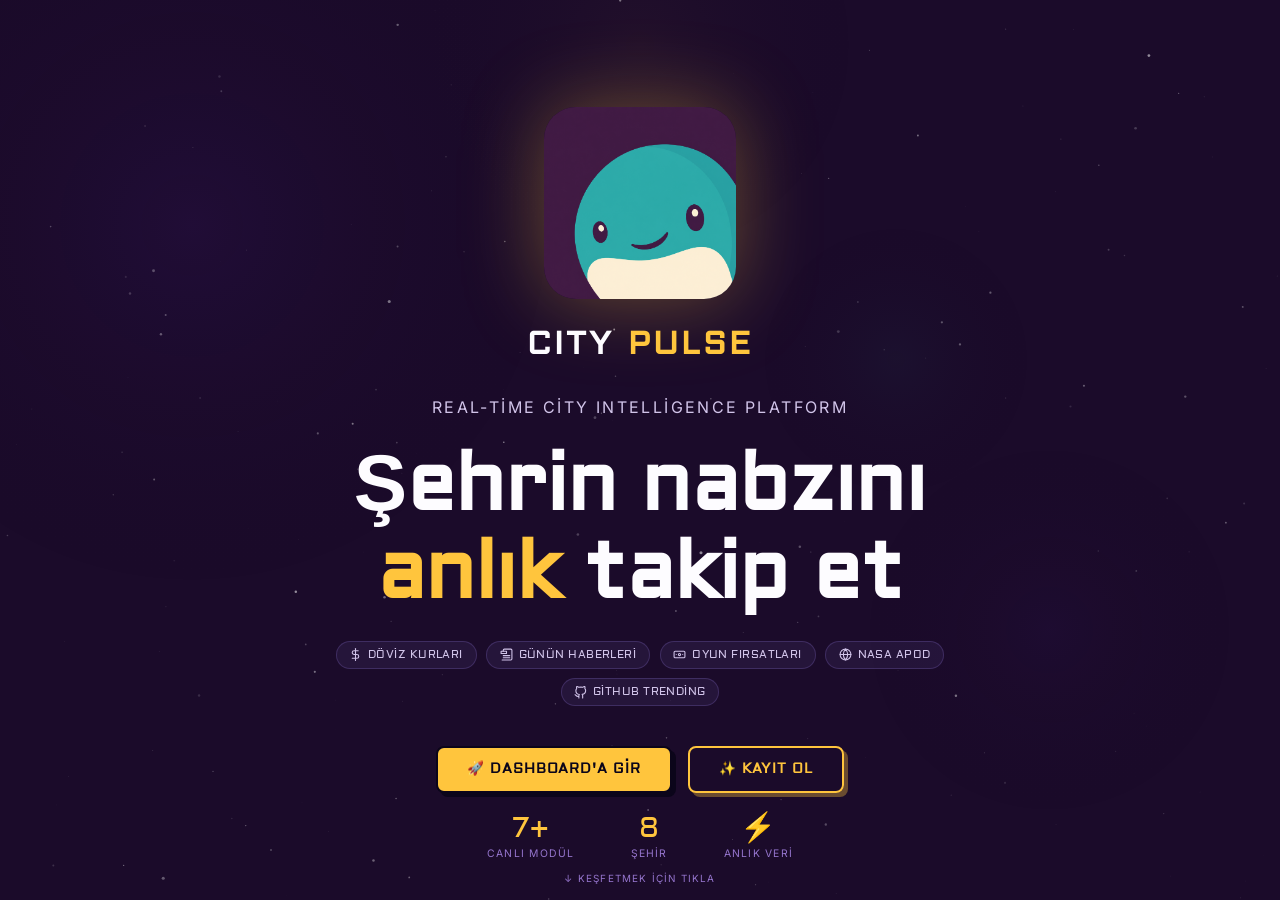
<file: ui/index.html>
﻿<!DOCTYPE html>
<html lang="tr">
<head>
    <meta charset="UTF-8">
    <meta name="viewport" content="width=device-width, initial-scale=1.0">
    <title>City Pulse — Real-Time City Intelligence</title>
    <link rel="icon" type="image/png" href="/ui/images/logo.png">
    <meta name="description" content="City Pulse ile döviz kurları, günün haberleri, oyun fırsatları, hava durumu, kripto ve NASA verileri tek bir platformda.">
    <link rel="preconnect" href="https://fonts.googleapis.com">
    <link href="https://fonts.googleapis.com/css2?family=Aldrich&family=Inter:wght@300;400;500;600;700;800&display=swap" rel="stylesheet">
    <link rel="stylesheet" href="/ui/css/auth.css">
    <style>
        /* Canvas starfield */
        #starfield {
            position: fixed;
            inset: 0;
            width: 100%;
            height: 100%;
            z-index: -1;
            display: block;
        }

        /* Hero */
        .hero {
            position: relative;
            width: 100vw;
            min-height: 100vh;
            display: flex;
            flex-direction: column;
            align-items: center;
            justify-content: center;
            z-index: 0;
        }

        .hero-content {
            position: relative;
            z-index: 1;
            text-align: center;
            padding: 2rem;
            max-width: 720px;
        }

        /* Unified button styles */
        .btn, .hero-btn {
            display: inline-flex;
            align-items: center;
            gap: 0.5rem;
            font-family: 'Aldrich', sans-serif;
            font-size: 0.85rem;
            font-weight: bold;
            text-transform: uppercase;
            letter-spacing: 0.07em;
            padding: 0.75rem 1.8rem;
            border-radius: 8px;
            cursor: pointer;
            text-decoration: none;
            transition: transform .15s cubic-bezier(.34,1.56,.64,1), box-shadow .15s;
            border: 2px solid var(--dark);
        }

        .btn-primary, .hero-btn-primary {
            background: var(--primary);
            color: var(--dark);
            box-shadow: 4px 4px 0 var(--dark);
        }

        .btn-primary:hover, .hero-btn-primary:hover {
            transform: translate(-2px, -2px);
            box-shadow: 6px 6px 0 var(--dark);
        }

        .btn-primary:active, .hero-btn-primary:active {
            transform: translate(1px, 1px);
            box-shadow: 2px 2px 0 var(--dark);
        }

        .btn-secondary, .hero-btn-secondary {
            background: transparent;
            color: var(--primary);
            border-color: var(--primary);
            box-shadow: 4px 4px 0 rgba(255,197,61,0.35);
        }

        .btn-secondary:hover, .hero-btn-secondary:hover {
            transform: translate(-2px, -2px);
            box-shadow: 6px 6px 0 rgba(255,197,61,0.4);
            background: rgba(255,197,61,0.07);
        }

        .btn-secondary:active, .hero-btn-secondary:active {
            transform: translate(1px, 1px);
            box-shadow: 2px 2px 0 rgba(255,197,61,0.3);
        }

        .hero-actions {
            display: flex;
            gap: 1rem;
            justify-content: center;
            flex-wrap: wrap;
            margin-top: 0;
        }

        /* Stats */
        .hero-stats {
            position: absolute;
            bottom: 2.5rem;
            left: 0; right: 0;
            display: flex;
            justify-content: center;
            gap: 3.5rem;
            z-index: 1;
        }

        .hero-stat-val {
            font-family: 'Aldrich', sans-serif;
            font-size: 1.8rem;
            color: var(--primary);
            display: block;
            line-height: 1;
        }

        .hero-stat-lbl {
            font-size: 0.65rem;
            color: var(--t3);
            text-transform: uppercase;
            letter-spacing: 0.12em;
            margin-top: 0.25rem;
            display: block;
        }

        .hero-scroll {
            position: absolute;
            bottom: 1rem;
            left: 50%;
            transform: translateX(-50%);
            z-index: 1;
            font-size: 0.62rem;
            color: var(--t3);
            letter-spacing: 0.12em;
            text-transform: uppercase;
            animation: bounce 2.2s ease-in-out infinite;
        }

        @keyframes bounce {
            0%, 100% { transform: translateX(-50%) translateY(0); }
            50%       { transform: translateX(-50%) translateY(-7px); }
        }

        /* Features strip */
        .hero-features {
            display: flex;
            gap: 0.6rem;
            justify-content: center;
            flex-wrap: wrap;
            margin-bottom: 2.5rem;
        }

        .hero-feature-chip {
            display: inline-flex;
            align-items: center;
            gap: 0.35rem;
            font-size: 0.7rem;
            color: var(--t2);
            background: rgba(167,139,250,0.08);
            border: 1px solid rgba(167,139,250,0.2);
            border-radius: 20px;
            padding: 0.3rem 0.8rem;
            font-family: 'Aldrich', sans-serif;
            text-transform: uppercase;
            letter-spacing: 0.04em;
        }
    </style>
</head>
<body>

<!-- Canvas Starfield Background -->
<div class="video-bg">
    <video autoplay loop muted playsinline>
        <source src="https://cdn.coverr.co/videos/coverr-night-traffic-in-the-city-4933/1080p.mp4" type="video/mp4">
    </video>
    <div class="video-overlay"></div>
</div>
<canvas id="starfield" style="position:fixed;inset:0;width:100%;height:100%;z-index:-1;"></canvas>

<!-- HERO -->
<section class="hero">

    <div class="hero-content">

        <!-- Logo -->
        <div class="hero-logo-wrap" style="flex-direction: column; gap: 1.5rem;">
            <img src="/ui/images/logo.png" alt="City Pulse Logo" style="width:192px;height:192px;object-fit:contain;border-radius:32px;box-shadow:0 0 80px rgba(255,197,61,0.35);">
            <span class="hero-logo-text">CITY <span>PULSE</span></span>
        </div>

        <p class="hero-tagline">Real-time City Intelligence Platform</p>

        <h1 class="hero-title">
            Şehrin nabzını<br>
            <em>anlık</em> takip et
        </h1>

        <!-- Feature chips — SVG icon + label -->
        <div class="hero-features">
            <span class="hero-feature-chip">
                <svg width="13" height="13" viewBox="0 0 24 24" fill="none" stroke="currentColor" stroke-width="2" stroke-linecap="round" stroke-linejoin="round">
                    <line x1="12" y1="1" x2="12" y2="23"/><path d="M17 5H9.5a3.5 3.5 0 0 0 0 7h5a3.5 3.5 0 0 1 0 7H6"/>
                </svg>
                Döviz Kurları
            </span>
            <span class="hero-feature-chip">
                <svg width="13" height="13" viewBox="0 0 24 24" fill="none" stroke="currentColor" stroke-width="2" stroke-linecap="round" stroke-linejoin="round">
                    <path d="M4 22h16a2 2 0 0 0 2-2V4a2 2 0 0 0-2-2H8a2 2 0 0 0-2 2v2"/><path d="M2 6h10v4H2z"/><path d="M6 14h12M6 18h12"/>
                </svg>
                Günün Haberleri
            </span>
            <span class="hero-feature-chip">
                <svg width="13" height="13" viewBox="0 0 24 24" fill="none" stroke="currentColor" stroke-width="2" stroke-linecap="round" stroke-linejoin="round">
                    <rect x="2" y="6" width="20" height="12" rx="2"/><path d="M12 12m-2 0a2 2 0 1 0 4 0 2 2 0 1 0-4 0"/><path d="M6 12h.01M18 12h.01"/>
                </svg>
                Oyun Fırsatları
            </span>
            <span class="hero-feature-chip">
                <svg width="13" height="13" viewBox="0 0 24 24" fill="none" stroke="currentColor" stroke-width="2" stroke-linecap="round" stroke-linejoin="round">
                    <circle cx="12" cy="12" r="10"/><path d="M12 2a14.5 14.5 0 0 0 0 20 14.5 14.5 0 0 0 0-20"/><line x1="2" y1="12" x2="22" y2="12"/>
                </svg>
                NASA APOD
            </span>
            <span class="hero-feature-chip">
                <svg width="13" height="13" viewBox="0 0 24 24" fill="none" stroke="currentColor" stroke-width="2" stroke-linecap="round" stroke-linejoin="round">
                    <path d="M9 19c-5 1.5-5-2.5-7-3m14 6v-3.87a3.37 3.37 0 0 0-.94-2.61c3.14-.35 6.44-1.54 6.44-7A5.44 5.44 0 0 0 20 4.77 5.07 5.07 0 0 0 19.91 1S18.73.65 16 2.48a13.38 13.38 0 0 0-7 0C6.27.65 5.09 1 5.09 1A5.07 5.07 0 0 0 5 4.77a5.44 5.44 0 0 0-1.5 3.78c0 5.42 3.3 6.61 6.44 7A3.37 3.37 0 0 0 9 18.13V22"/>
                </svg>
                GitHub Trending
            </span>
        </div>

        <!-- CTAs -->
        <div class="hero-actions">
            <a href="/ui/auth.html" class="btn btn-primary" id="heroLoginBtn">
                🚀 Dashboard'a Gir
            </a>
            <a href="/ui/auth.html?tab=register" class="btn btn-secondary">
                ✨ Kayıt Ol
            </a>
        </div>

    </div>

    <!-- Stats -->
    <div class="hero-stats">
        <div class="hero-stat">
            <span class="hero-stat-val">7+</span>
            <span class="hero-stat-lbl">Canlı Modül</span>
        </div>
        <div class="hero-stat">
            <span class="hero-stat-val">8</span>
            <span class="hero-stat-lbl">Şehir</span>
        </div>
        <div class="hero-stat">
            <span class="hero-stat-val">⚡</span>
            <span class="hero-stat-lbl">Anlık Veri</span>
        </div>
    </div>

    <div class="hero-scroll">↓ Keşfetmek için tıkla</div>

</section>

<script src="/ui/js/particles.js"></script>
<script>
    initStarfield('starfield', { count: 200, speed: 0.3, opacity: 0.85 });

    // Already logged in → go to dashboard
    (function() {
        const token = localStorage.getItem('cp_token');
        if (!token) return;
        try {
            const p = JSON.parse(atob(token.split('.')[1]));
            if (p.exp * 1000 > Date.now()) {
                const btn = document.getElementById('heroLoginBtn');
                btn.href = '/ui/dashboard.html';
                btn.innerHTML = '🚀 Dashboard\'a Git';
            }
        } catch(e) {}
    })();
</script>

</body>
</html>
</file>
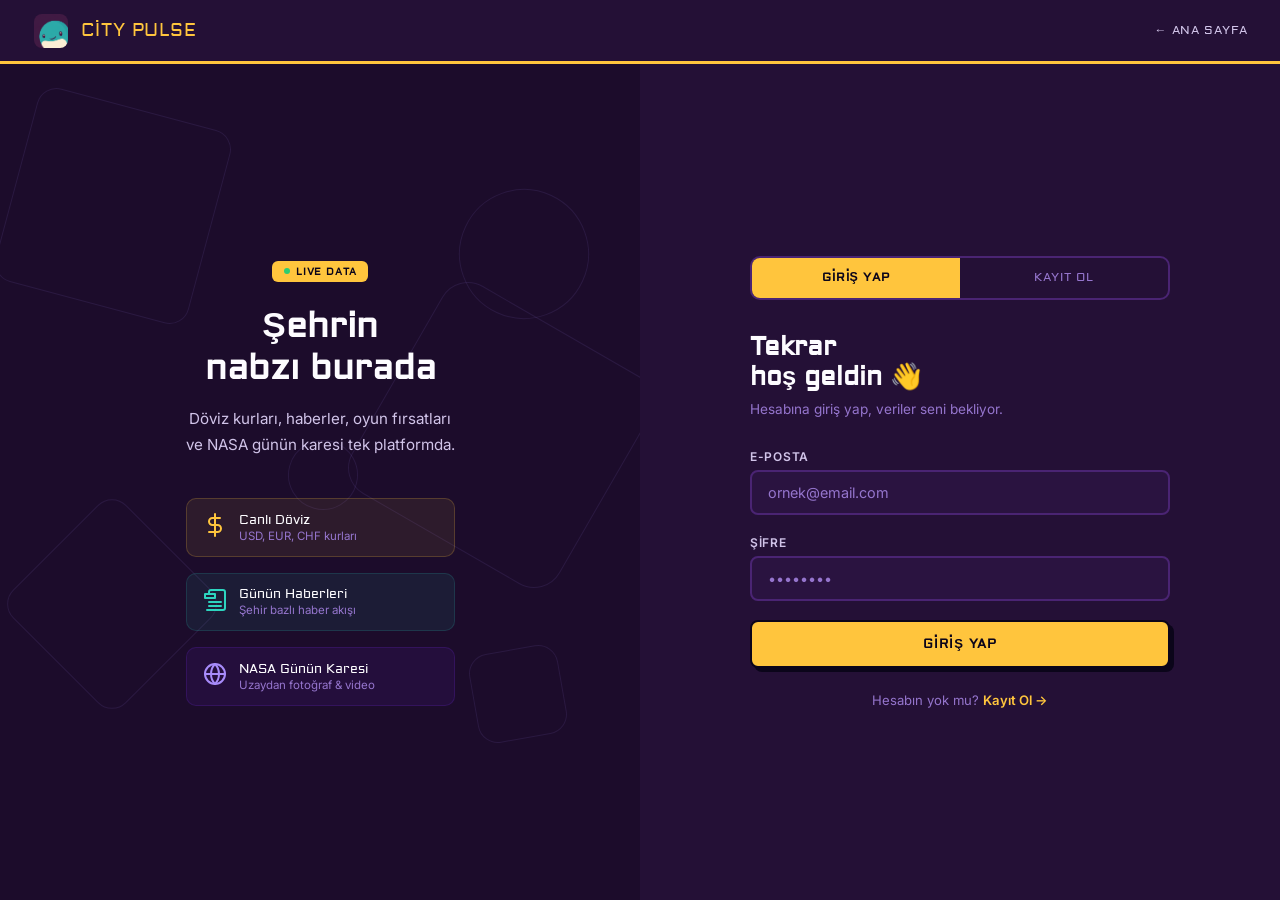
<file: ui/auth.html>
﻿<!DOCTYPE html>
<html lang="tr">
<head>
    <meta charset="UTF-8">
    <meta name="viewport" content="width=device-width, initial-scale=1.0">
    <title>Giriş Yap / Kayıt Ol — City Pulse</title>
    <link rel="icon" type="image/png" href="/ui/images/logo.png">
    <link rel="preconnect" href="https://fonts.googleapis.com">
    <link href="https://fonts.googleapis.com/css2?family=Aldrich&family=Inter:wght@300;400;500;600;700;800&display=swap" rel="stylesheet">
    <link rel="stylesheet" href="/ui/css/auth.css">
</head>
<body class="auth-page">

<!-- Canvas Starfield Background -->
<div class="video-bg">
    <video autoplay loop muted playsinline>
        <source src="https://cdn.coverr.co/videos/coverr-night-traffic-in-the-city-4933/1080p.mp4" type="video/mp4">
    </video>
    <div class="video-overlay"></div>
</div>
<canvas id="starfield" style="position:fixed;inset:0;width:100%;height:100%;z-index:-1;"></canvas>

<!-- Navbar -->
<nav class="auth-nav">
    <a class="auth-nav-logo" href="/ui/">
        <div class="auth-nav-box" style="background:none;padding:2px;">
            <img src="/ui/images/logo.png" alt="City Pulse" style="width:34px;height:34px;object-fit:contain;border-radius:8px;">
        </div>
        <span class="auth-nav-title">City Pulse</span>
    </a>
    <div class="auth-nav-gap"></div>
    <a class="auth-nav-link" href="/ui/">← Ana Sayfa</a>
</nav>

<!-- Body -->
<div class="auth-body">

    <!-- Left decorative panel -->
    <div class="auth-deco">
        <div class="auth-deco-shapes">
            <div class="geo-shape"></div>
            <div class="geo-shape"></div>
            <div class="geo-shape"></div>
            <div class="geo-shape"></div>
            <div class="geo-shape"></div>
            <div class="geo-shape"></div>
        </div>
        <div class="auth-deco-inner">
            <div class="deco-badge">
                <span style="width:6px;height:6px;border-radius:50%;background:#2ECC71;display:inline-block;animation:blink 2s infinite;"></span>
                LIVE DATA
            </div>
            <h2 class="auth-deco-title">Şehrin<br>nabzı burada</h2>
            <p class="auth-deco-sub">
                Döviz kurları, haberler, oyun fırsatları<br>
                ve NASA günün karesi tek platformda.
            </p>

            <div style="margin-top:2.5rem;display:flex;flex-direction:column;gap:1rem;text-align:left;">
                <div style="display:flex;align-items:center;gap:0.8rem;background:rgba(255,197,61,0.08);border:1px solid rgba(255,197,61,0.2);border-radius:10px;padding:0.8rem 1rem;">
                    <span style="color:var(--primary);">
                        <svg width="24" height="24" viewBox="0 0 24 24" fill="none" stroke="currentColor" stroke-width="2" stroke-linecap="round" stroke-linejoin="round"><line x1="12" y1="1" x2="12" y2="23"/><path d="M17 5H9.5a3.5 3.5 0 0 0 0 7h5a3.5 3.5 0 0 1 0 7H6"/></svg>
                    </span>
                    <div>
                        <div style="font-family:'Aldrich',sans-serif;font-size:0.8rem;color:#fdfcff;">Canlı Döviz</div>
                        <div style="font-size:0.72rem;color:#9575cd;">USD, EUR, CHF kurları</div>
                    </div>
                </div>
                <div style="display:flex;align-items:center;gap:0.8rem;background:rgba(45,212,191,0.08);border:1px solid rgba(45,212,191,0.15);border-radius:10px;padding:0.8rem 1rem;">
                    <span style="color:#2dd4bf;">
                        <svg width="24" height="24" viewBox="0 0 24 24" fill="none" stroke="currentColor" stroke-width="2" stroke-linecap="round" stroke-linejoin="round"><path d="M4 22h16a2 2 0 0 0 2-2V4a2 2 0 0 0-2-2H8a2 2 0 0 0-2 2v2"/><path d="M2 6h10v4H2z"/><path d="M6 14h12M6 18h12"/></svg>
                    </span>
                    <div>
                        <div style="font-family:'Aldrich',sans-serif;font-size:0.8rem;color:#fdfcff;">Günün Haberleri</div>
                        <div style="font-size:0.72rem;color:#9575cd;">Şehir bazlı haber akışı</div>
                    </div>
                </div>
                <div style="display:flex;align-items:center;gap:0.8rem;background:rgba(109,40,217,0.1);border:1px solid rgba(109,40,217,0.2);border-radius:10px;padding:0.8rem 1rem;">
                    <span style="color:#a78bfa;">
                        <svg width="24" height="24" viewBox="0 0 24 24" fill="none" stroke="currentColor" stroke-width="2" stroke-linecap="round" stroke-linejoin="round"><circle cx="12" cy="12" r="10"/><path d="M12 2a14.5 14.5 0 0 0 0 20 14.5 14.5 0 0 0 0-20"/><line x1="2" y1="12" x2="22" y2="12"/></svg>
                    </span>
                    <div>
                        <div style="font-family:'Aldrich',sans-serif;font-size:0.8rem;color:#fdfcff;">NASA Günün Karesi</div>
                        <div style="font-size:0.72rem;color:#9575cd;">Uzaydan fotoğraf & video</div>
                    </div>
                </div>
            </div>
        </div>
    </div>

    <!-- Right auth panel -->
    <div class="auth-panel">
        <div class="auth-card">

            <!-- Tab switcher -->
            <div class="auth-tabs">
                <button class="auth-tab tab-active" id="tabLogin" onclick="switchTab('login')">Giriş Yap</button>
                <button class="auth-tab" id="tabRegister" onclick="switchTab('register')">Kayıt Ol</button>
            </div>

            <!-- LOGIN FORM -->
            <div id="loginForm">
                <h1 class="auth-heading">Tekrar<br>hoş geldin 👋</h1>
                <p class="auth-heading-sub">Hesabına giriş yap, veriler seni bekliyor.</p>

                <form id="loginFormEl" novalidate>
                    <div class="form-group">
                        <label class="form-label" for="loginEmail">E-posta</label>
                        <input class="form-input" type="email" id="loginEmail"
                               placeholder="ornek@email.com" autocomplete="email" required>
                    </div>
                    <div class="form-group">
                        <label class="form-label" for="loginPassword">Şifre</label>
                        <input class="form-input" type="password" id="loginPassword"
                               placeholder="••••••••" autocomplete="current-password" required>
                    </div>

                    <button class="form-btn" id="loginBtn" type="submit">Giriş Yap</button>
                    <div class="form-msg" id="loginMsg"></div>
                </form>

                <div class="auth-switch">
                    Hesabın yok mu? <a onclick="switchTab('register')">Kayıt Ol →</a>
                </div>
            </div>

            <!-- REGISTER FORM -->
            <div id="registerForm" class="hidden">
                <h1 class="auth-heading">Hesap<br>oluştur ✨</h1>
                <p class="auth-heading-sub">Ücretsiz kayıt ol, anında kullanmaya başla.</p>

                <form id="registerFormEl" novalidate>
                    <div class="form-group">
                        <label class="form-label" for="regUsername">Kullanıcı Adı</label>
                        <input class="form-input" type="text" id="regUsername"
                               placeholder="citypulse_user" minlength="2" maxlength="30" required>
                    </div>
                    <div class="form-group">
                        <label class="form-label" for="regEmail">E-posta</label>
                        <input class="form-input" type="email" id="regEmail"
                               placeholder="ornek@email.com" autocomplete="email" required>
                    </div>
                    <div class="form-group">
                        <label class="form-label" for="regPassword">Şifre</label>
                        <input class="form-input" type="password" id="regPassword"
                               placeholder="En az 6 karakter" autocomplete="new-password" required>
                    </div>
                    <div class="form-group">
                        <label class="form-label" for="regConfirm">Şifre Tekrar</label>
                        <input class="form-input" type="password" id="regConfirm"
                               placeholder="Şifreni tekrarla" autocomplete="new-password" required>
                    </div>

                    <button class="form-btn" id="registerBtn" type="submit">Kayıt Ol</button>
                    <div class="form-msg" id="registerMsg"></div>
                </form>

                <div class="auth-switch">
                    Zaten hesabın var mı? <a onclick="switchTab('login')">Giriş Yap →</a>
                </div>
            </div>

        </div>
    </div>

</div>

<script src="/ui/js/particles.js"></script>
<script src="/ui/js/auth.js"></script>
<script>
    initStarfield('starfield', { count: 150, speed: 0.25, opacity: 0.65 });

    const params = new URLSearchParams(window.location.search);
    if (params.get('tab') === 'register') {
        switchTab('register');
    }
</script>
<style>
    @keyframes blink { 0%,100%{opacity:1} 50%{opacity:.3} }
</style>
</body>
</html>
</file>
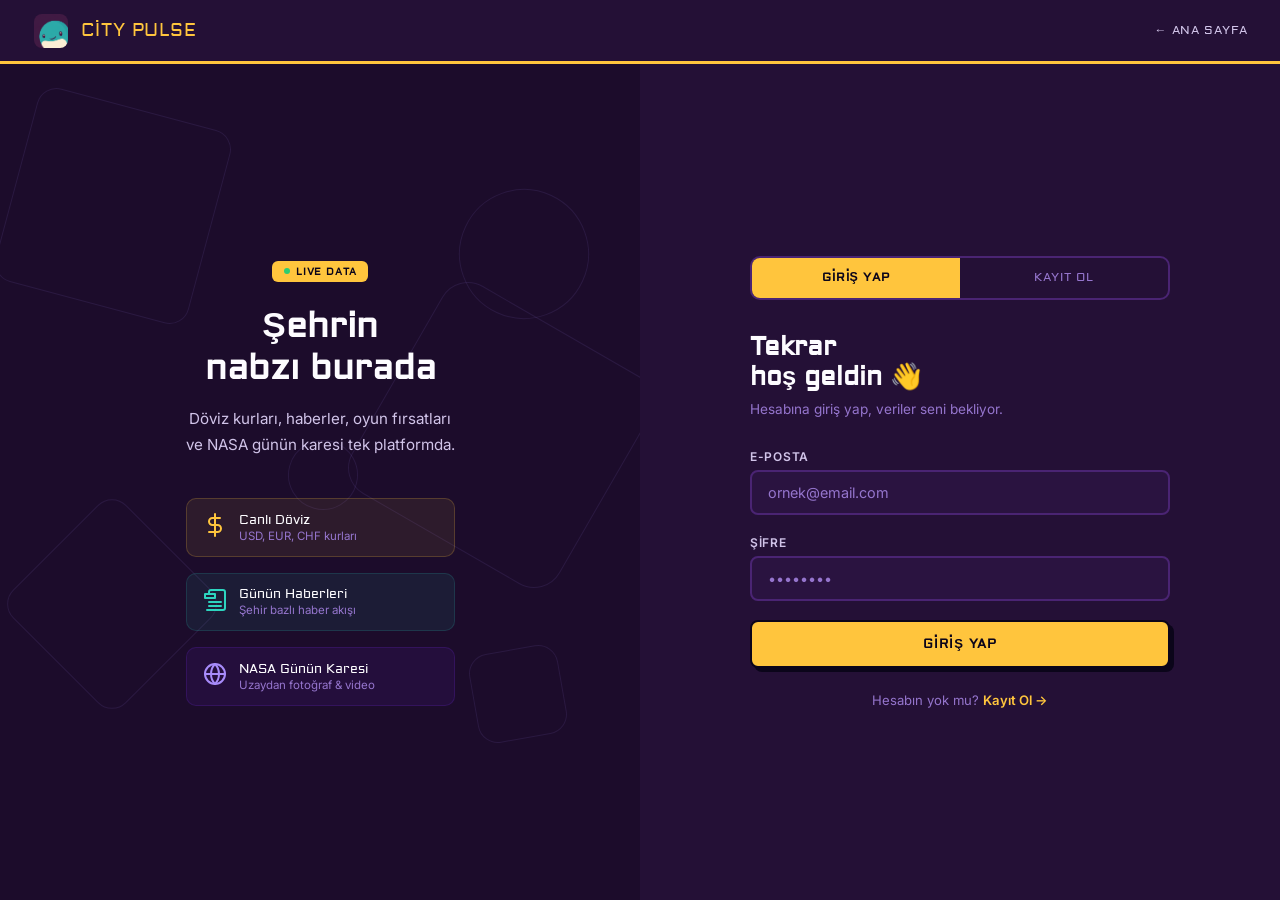
<file: ui/dashboard.html>
﻿<!DOCTYPE html>
<html lang="tr">
<head>
    <meta charset="UTF-8">
    <meta name="viewport" content="width=device-width, initial-scale=1.0">
    <title>City Pulse — Dashboard</title>
    <link rel="icon" type="image/png" href="/ui/images/logo.png">
    <link rel="preconnect" href="https://fonts.googleapis.com">
    <link rel="preconnect" href="https://fonts.gstatic.com" crossorigin>
    <link href="https://fonts.googleapis.com/css2?family=Aldrich&family=Inter:wght@400;500;600;700&display=swap" rel="stylesheet">
    <link rel="stylesheet" href="/ui/css/style.css">
    
    <!-- Auth Guard -->
    <script>
        (function() {
            const token = localStorage.getItem('cp_token');
            if (!token) {
                window.location.href = '/ui/auth.html';
                return;
            }
            try {
                const payload = JSON.parse(atob(token.split('.')[1]));
                if (payload.exp * 1000 <= Date.now()) {
                    localStorage.removeItem('cp_token');
                    localStorage.removeItem('cp_user');
                    window.location.href = '/ui/auth.html';
                }
            } catch(e) {
                localStorage.removeItem('cp_token');
                localStorage.removeItem('cp_user');
                window.location.href = '/ui/auth.html';
            }
        })();
    </script>

    <style>
        .hidden {
            display: none !important;
        }
        .modal-overlay {
            position: fixed;
            inset: 0;
            background: rgba(0,0,0,0.75);
            backdrop-filter: blur(6px);
            display: flex;
            align-items: center;
            justify-content: center;
            z-index: 1000;
        }
        .modal-overlay.hidden {
            display: none !important;
        }
        .modal-card {
            background: var(--card);
            border: 2px solid var(--bdr-a);
            border-radius: 14px;
            padding: 2rem;
            width: 90%;
            max-width: 480px;
            box-shadow: 0 10px 40px rgba(0,0,0,0.6);
            position: relative;
        }
        .bookmark-btn {
            background: rgba(255, 197, 61, 0.12);
            border: 1px solid rgba(255, 197, 61, 0.35);
            color: var(--primary);
            padding: 0.35rem 0.7rem;
            border-radius: 6px;
            font-size: 0.72rem;
            font-family: 'Aldrich', sans-serif;
            cursor: pointer;
            transition: all 0.2s ease;
            display: inline-flex;
            align-items: center;
            gap: 0.3rem;
        }
        .bookmark-btn:hover {
            background: var(--primary);
            color: var(--dark);
            transform: translateY(-1px);
        }
        .alert-form-card {
            background: var(--card);
            border: 1px solid var(--bdr);
            border-radius: 12px;
            padding: 1.5rem;
            margin-bottom: 2rem;
            box-shadow: 0 4px 20px rgba(0,0,0,0.2);
        }
        .alert-input {
            background: rgba(0,0,0,0.3);
            border: 1px solid var(--bdr);
            color: var(--t1);
            padding: 0.6rem 0.8rem;
            border-radius: 6px;
            font-family: inherit;
            font-size: 0.9rem;
        }
        .alert-input:focus {
            border-color: var(--primary);
            outline: none;
        }
    </style>
</head>
<body>

<div class="video-bg">
    <video autoplay muted loop playsinline>
        <source src="https://assets.mixkit.co/videos/preview/mixkit-flying-through-a-star-field-in-space-32943-large.mp4" type="video/mp4">
    </video>
    <div class="video-overlay"></div>
</div>

<canvas id="starfield" style="position:fixed;inset:0;width:100%;height:100%;z-index:-1;pointer-events:none;"></canvas>

<!-- NAV -->
<nav class="nav">
    <a class="nav-brand" href="/ui/" title="Ana Sayfaya Git" style="text-decoration:none;display:flex;align-items:center;gap:0.7rem;">
        <img src="/ui/images/logo.png" alt="City Pulse Logo" style="width:34px;height:34px;object-fit:contain;filter:drop-shadow(0 2px 6px rgba(255,197,61,0.4));">
        <span class="nav-title" style="font-family:'Aldrich',sans-serif;font-size:1.15rem;font-weight:bold;color:var(--primary);letter-spacing:1px;">CITY PULSE</span>
    </a>

    <!-- Navigation tabs -->
    <div class="nav-tabs">
        <button class="nav-tab active" data-section="exchange" onclick="navigateTo('exchange')">
            <svg width="12" height="12" viewBox="0 0 24 24" fill="none" stroke="currentColor" stroke-width="2" stroke-linecap="round" stroke-linejoin="round"><line x1="12" y1="1" x2="12" y2="23"/><path d="M17 5H9.5a3.5 3.5 0 0 0 0 7h5a3.5 3.5 0 0 1 0 7H6"/></svg>
            Döviz
        </button>
        <button class="nav-tab" data-section="news" onclick="navigateTo('news')">
            <svg width="12" height="12" viewBox="0 0 24 24" fill="none" stroke="currentColor" stroke-width="2" stroke-linecap="round" stroke-linejoin="round"><path d="M4 22h16a2 2 0 0 0 2-2V4a2 2 0 0 0-2-2H8a2 2 0 0 0-2 2v2"/><path d="M2 6h10v4H2z"/><path d="M6 14h12M6 18h12"/></svg>
            Haberler
        </button>
        <button class="nav-tab" data-section="games" onclick="navigateTo('games')">
            <svg width="12" height="12" viewBox="0 0 24 24" fill="none" stroke="currentColor" stroke-width="2" stroke-linecap="round" stroke-linejoin="round"><rect x="2" y="6" width="20" height="12" rx="2"/><path d="M12 12m-2 0a2 2 0 1 0 4 0 2 2 0 1 0-4 0"/><path d="M6 12h.01M18 12h.01"/></svg>
            Oyunlar
        </button>
        <button class="nav-tab" data-section="nasa" onclick="navigateTo('nasa')">
            <svg width="12" height="12" viewBox="0 0 24 24" fill="none" stroke="currentColor" stroke-width="2" stroke-linecap="round" stroke-linejoin="round"><circle cx="12" cy="12" r="10"/><path d="M12 2a14.5 14.5 0 0 0 0 20 14.5 14.5 0 0 0 0-20"/><line x1="2" y1="12" x2="22" y2="12"/></svg>
            NASA
        </button>
        <button class="nav-tab" data-section="github" onclick="navigateTo('github')">
            <svg width="12" height="12" viewBox="0 0 24 24" fill="none" stroke="currentColor" stroke-width="2" stroke-linecap="round" stroke-linejoin="round"><path d="M9 19c-5 1.5-5-2.5-7-3m14 6v-3.87a3.37 3.37 0 0 0-.94-2.61c3.14-.35 6.44-1.54 6.44-7A5.44 5.44 0 0 0 20 4.77 5.07 5.07 0 0 0 19.91 1S18.73.65 16 2.48a13.38 13.38 0 0 0-7 0C6.27.65 5.09 1 5.09 1A5.07 5.07 0 0 0 5 4.77a5.44 5.44 0 0 0-1.5 3.78c0 5.42 3.3 6.61 6.44 7A3.37 3.37 0 0 0 9 18.13V22"/></svg>
            GitHub
        </button>
        <button class="nav-tab" data-section="weather" onclick="navigateTo('weather')">
            <svg width="12" height="12" viewBox="0 0 24 24" fill="none" stroke="currentColor" stroke-width="2" stroke-linecap="round" stroke-linejoin="round"><path d="M14 4v10.54a4 4 0 1 1-4 0V4a2 2 0 0 1 4 0Z"/></svg>
            Hava Durumu
        </button>
        <button class="nav-tab" data-section="crypto" onclick="navigateTo('crypto')">
            <svg width="12" height="12" viewBox="0 0 24 24" fill="none" stroke="currentColor" stroke-width="2" stroke-linecap="round" stroke-linejoin="round"><circle cx="12" cy="12" r="10"/><path d="M16 8h-6a2 2 0 1 0 0 4h4a2 2 0 1 1 0 4H8"/><path d="M12 18V6"/></svg>
            Kripto
        </button>
        <button class="nav-tab" data-section="bookmarks" onclick="navigateTo('bookmarks')">
            <svg width="12" height="12" viewBox="0 0 24 24" fill="none" stroke="currentColor" stroke-width="2" stroke-linecap="round" stroke-linejoin="round"><path d="m19 21-7-4-7 4V5a2 2 0 0 1 2-2h10a2 2 0 0 1 2 2v16z"/></svg>
            Favorilerim
        </button>
        <button class="nav-tab" data-section="alerts" onclick="navigateTo('alerts')">
            <svg width="12" height="12" viewBox="0 0 24 24" fill="none" stroke="currentColor" stroke-width="2" stroke-linecap="round" stroke-linejoin="round"><path d="M6 8a6 6 0 0 1 12 0c0 7 3 9 3 9H3s3-2 3-9"/><path d="M10.3 21a1.94 1.94 0 0 0 3.4 0"/></svg>
            Alarmlarım
        </button>
    </div>

    <div class="nav-gap"></div>

    <!-- Context-sensitive controls -->
    <div class="ctrl-group" id="ctrlGroup">
        <select class="ctrl" id="citySelect" onchange="onContextChange()">
            <option value="istanbul">📍 İstanbul</option>
            <option value="ankara">📍 Ankara</option>
            <option value="izmir">📍 İzmir</option>
            <option value="new york">📍 New York</option>
            <option value="london">📍 London</option>
            <option value="berlin">📍 Berlin</option>
            <option value="paris">📍 Paris</option>
            <option value="tokyo">📍 Tokyo</option>
        </select>
        <select class="ctrl" id="langSelect" onchange="onContextChange()">
            <option value="tr">TR</option>
            <option value="en">EN</option>
            <option value="de">DE</option>
        </select>
        <button class="btn-refresh" id="refreshBtn" onclick="refresh()">
            <span class="spin-ico">⟳</span>&nbsp;Yenile
        </button>
    </div>

    <a href="/ui/" title="Tanıtım Ana Sayfasına Dön" style="display:inline-flex;align-items:center;gap:0.35rem;background:rgba(255,197,61,0.08);border:1px solid var(--bdr);color:var(--primary);text-decoration:none;font-family:'Aldrich',sans-serif;font-size:0.75rem;padding:0.45rem 0.8rem;border-radius:6px;transition:all 0.2s;">
        🏠 Ana Sayfa
    </a>

    <button class="nav-user" id="navUser" onclick="openProfileModal()" title="Profil & Tercihler" style="background:rgba(107,54,161,0.25);border:1px solid var(--bdr-a);color:var(--t1);cursor:pointer;display:inline-flex;align-items:center;gap:0.4rem;font-family:'Aldrich',sans-serif;font-size:0.8rem;padding:0.45rem 0.85rem;border-radius:6px;transition:background 0.2s;">
        👤 Profil
    </button>
    
    <button class="btn-logout" onclick="logout()">Çıkış</button>
</nav>

<!-- MAIN -->
<main class="main">

    <!-- SECTION: Exchange -->
    <div id="section-exchange" class="section">
        <div class="page-head">
            <div class="page-city"><span>💰</span><span id="cityLabel">İstanbul</span> — Canlı Döviz Kurları</div>
            <div class="page-time" id="pageTime"></div>
        </div>
        <div class="sec-lbl">Güncel Döviz Çiftleri</div>
        <div class="xgrid" id="xgrid">
            <div class="sk sk-x"></div>
            <div class="sk sk-x"></div>
            <div class="sk sk-x"></div>
            <div class="sk sk-x"></div>
        </div>
    </div>

    <!-- SECTION: News -->
    <div id="section-news" class="section hidden">
        <div class="page-head">
            <div class="page-city"><span>📰</span><span id="cityLabelNews">İstanbul</span> — Günün Haberleri</div>
            <span class="col-badge" id="newsBadge">—</span>
        </div>
        <div class="news-grid" id="nlist">
            <div class="sk sk-c"></div>
            <div class="sk sk-c"></div>
            <div class="sk sk-c"></div>
            <div class="sk sk-c"></div>
            <div class="sk sk-c"></div>
            <div class="sk sk-c"></div>
        </div>
    </div>

    <!-- SECTION: Games -->
    <div id="section-games" class="section hidden">
        <div class="page-head">
            <div class="page-city"><span>🎮</span>Oyun Fırsatları & İndirimler</div>
            <span class="col-badge" id="gamesBadge">—</span>
        </div>
        <div class="games-grid" id="glist">
            <div class="sk sk-c"></div>
            <div class="sk sk-c"></div>
            <div class="sk sk-c"></div>
            <div class="sk sk-c"></div>
            <div class="sk sk-c"></div>
            <div class="sk sk-c"></div>
        </div>
    </div>

    <!-- SECTION: NASA -->
    <div id="section-nasa" class="section hidden">
        <div class="page-head">
            <div class="page-city"><span>🚀</span>NASA — Günün Astronomik Karesi (APOD)</div>
        </div>
        <div id="nasaContent">
            <div class="nasa-page">
                <div class="nasa-media"><div class="sk" style="width:100%;height:100%;min-height:400px;"></div></div>
                <div class="nasa-info">
                    <div class="sk sk-x"></div>
                    <div class="sk sk-x"></div>
                    <div class="sk sk-c"></div>
                </div>
            </div>
        </div>
    </div>

    <!-- SECTION: GitHub -->
    <div id="section-github" class="section hidden">
        <div class="page-head">
            <div class="page-city"><span>⭐</span>GitHub Trending Depoları</div>
        </div>
        <div class="gh-grid" id="ghgrid">
            <div class="sk sk-c"></div>
            <div class="sk sk-c"></div>
            <div class="sk sk-c"></div>
            <div class="sk sk-c"></div>
            <div class="sk sk-c"></div>
            <div class="sk sk-c"></div>
        </div>
    </div>

    <!-- SECTION: Weather -->
    <div id="section-weather" class="section hidden">
        <div class="page-head">
            <div class="page-city"><span>⛅</span><span id="cityLabelWeather">İstanbul</span> — Hava Durumu</div>
        </div>
        <div id="weatherContent" style="display:flex; justify-content:center; padding:2rem 0;">
            <div class="sk sk-x" style="width:100%; max-width:500px;"></div>
        </div>
    </div>

    <!-- SECTION: Crypto -->
    <div id="section-crypto" class="section hidden">
        <div class="page-head">
            <div class="page-city"><span>🪙</span>Kripto Paralar & Piyasa Değerleri</div>
        </div>
        <div class="crypto-grid" id="cryptolist" style="display:grid; grid-template-columns:repeat(auto-fill, minmax(280px, 1fr)); gap:1rem;">
            <div class="sk sk-c"></div>
            <div class="sk sk-c"></div>
            <div class="sk sk-c"></div>
            <div class="sk sk-c"></div>
        </div>
    </div>

    <!-- SECTION: Bookmarks -->
    <div id="section-bookmarks" class="section hidden">
        <div class="page-head">
            <div class="page-city"><span>🔖</span>Kaydedilen Yer İmleri</div>
            <span class="col-badge" id="bookmarkCountBadge">0 Kayıt</span>
        </div>
        <div style="display:flex; gap:0.5rem; margin-bottom:1.5rem;">
            <button class="nav-tab active" onclick="filterBookmarks('all', this)">Tümü</button>
            <button class="nav-tab" onclick="filterBookmarks('news', this)">Haberler</button>
            <button class="nav-tab" onclick="filterBookmarks('game', this)">Oyunlar</button>
            <button class="nav-tab" onclick="filterBookmarks('crypto', this)">Kripto</button>
        </div>
        <div class="news-grid" id="bookmarkList">
            <div class="sk sk-c"></div>
            <div class="sk sk-c"></div>
            <div class="sk sk-c"></div>
        </div>
    </div>

    <!-- SECTION: Alerts -->
    <div id="section-alerts" class="section hidden">
        <div class="page-head">
            <div class="page-city"><span>🔔</span>Fiyat Alarmları & Bildirimler</div>
            <span class="col-badge" id="alertCountBadge">0 Alarm</span>
        </div>

        <div class="alert-form-card">
            <h3 style="font-family:'Aldrich',sans-serif; color:var(--primary); margin-bottom:1rem; font-size:1.1rem;">Yeni Fiyat Alarmı Kur</h3>
            <form id="alertForm" onsubmit="handleCreateAlert(event)" style="display:grid; grid-template-columns:repeat(auto-fit, minmax(180px, 1fr)) 140px; gap:1rem; align-items:flex-end;">
                <div>
                    <label style="display:block; font-size:0.75rem; color:var(--t3); margin-bottom:0.3rem; text-transform:uppercase;">Parite / Varlık</label>
                    <select class="alert-input" id="alertPair" style="width:100%;">
                        <option value="USD/TRY">USD / TRY</option>
                        <option value="EUR/TRY">EUR / TRY</option>
                        <option value="GBP/TRY">GBP / TRY</option>
                        <option value="bitcoin">Bitcoin (BTC/USD)</option>
                        <option value="ethereum">Ethereum (ETH/USD)</option>
                        <option value="solana">Solana (SOL/USD)</option>
                    </select>
                </div>
                <div>
                    <label style="display:block; font-size:0.75rem; color:var(--t3); margin-bottom:0.3rem; text-transform:uppercase;">Koşul</label>
                    <select class="alert-input" id="alertCondition" style="width:100%;">
                        <option value="above">Fiyat Üstüne Çıkarsa (&ge;)</option>
                        <option value="below">Fiyat Altına Düşerse (&le;)</option>
                    </select>
                </div>
                <div>
                    <label style="display:block; font-size:0.75rem; color:var(--t3); margin-bottom:0.3rem; text-transform:uppercase;">Hedef Değer</label>
                    <input type="number" step="any" class="alert-input" id="alertTargetRate" placeholder="Örn: 40.50" required style="width:100%;">
                </div>
                <div>
                    <label style="display:block; font-size:0.75rem; color:var(--t3); margin-bottom:0.3rem; text-transform:uppercase;">Not (Opsiyonel)</label>
                    <input type="text" class="alert-input" id="alertNote" placeholder="Örn: Bozdur" style="width:100%;">
                </div>
                <button type="submit" class="btn-refresh" style="height:40px; display:flex; align-items:center; justify-content:center; background:var(--primary); color:var(--dark); font-weight:bold;">
                    Alarm Kur
                </button>
            </form>
        </div>

        <div class="sec-lbl">Aktif Alarmlarınız</div>
        <div id="alertsList" style="display:grid; grid-template-columns:repeat(auto-fill, minmax(300px, 1fr)); gap:1rem;">
            <div class="sk sk-x"></div>
            <div class="sk sk-x"></div>
        </div>
    </div>

</main>

<!-- Profile & Preferences Modal -->
<div id="profileModal" class="modal-overlay hidden" style="display:none;" onclick="if(event.target===this) closeProfileModal()">
    <div class="modal-card">
        <div style="display:flex; justify-content:space-between; align-items:center; margin-bottom:1.5rem;">
            <h3 style="font-family:'Aldrich',sans-serif; color:var(--primary); font-size:1.2rem;">Kullanıcı Profili & Tercihler</h3>
            <button type="button" onclick="closeProfileModal()" title="Kapat" style="background:none; border:none; color:var(--t3); font-size:1.8rem; line-height:1; cursor:pointer; padding:0.2rem 0.5rem; border-radius:4px;">&times;</button>
        </div>
        <div id="profileDetails" style="margin-bottom:1.5rem; font-size:0.9rem; line-height:1.7; color:var(--t2);">
            <div><strong>Kullanıcı Adı:</strong> <span id="profUsername">-</span></div>
            <div><strong>E-Posta:</strong> <span id="profEmail">-</span></div>
            <div><strong>Kayıtlı Favori:</strong> <span id="profBookmarkCount">0</span></div>
        </div>
        <hr style="border-color:var(--bdr); margin-bottom:1.5rem;">
        <form id="prefForm" onsubmit="return handleSavePreferences(event)">
            <div style="margin-bottom:1rem;">
                <label style="display:block; font-size:0.8rem; color:var(--t3); margin-bottom:0.4rem;">Varsayılan Şehir</label>
                <select class="alert-input" id="prefDefaultCity" style="width:100%;">
                    <option value="istanbul">İstanbul</option>
                    <option value="ankara">Ankara</option>
                    <option value="izmir">İzmir</option>
                    <option value="london">London</option>
                    <option value="new york">New York</option>
                    <option value="tokyo">Tokyo</option>
                </select>
            </div>
            <div style="margin-bottom:1.5rem;">
                <label style="display:block; font-size:0.8rem; color:var(--t3); margin-bottom:0.4rem;">Varsayılan Dil</label>
                <select class="alert-input" id="prefDefaultLang" style="width:100%;">
                    <option value="tr">TR (Türkçe)</option>
                    <option value="en">EN (İngilizce)</option>
                    <option value="de">DE (Almanca)</option>
                </select>
            </div>
            <div style="display:flex; gap:0.8rem;">
                <button type="submit" class="btn-refresh" style="flex:2; background:var(--primary); color:var(--dark); font-weight:bold; height:42px; justify-content:center;">
                    Tercihleri Kaydet
                </button>
                <button type="button" onclick="handleResetPreferences()" class="btn-logout" style="flex:1; height:42px;">
                    Sıfırla
                </button>
                <button type="button" onclick="closeProfileModal()" class="btn-logout" style="flex:1; height:42px; background:rgba(255,255,255,0.08); border-color:var(--bdr);">
                    Kapat
                </button>
            </div>
            <div id="prefMsg" style="margin-top:0.8rem; font-size:0.85rem; text-align:center; min-height:20px;"></div>
        </form>
    </div>
</div>

<script src="/ui/js/particles.js"></script>
<script>
    initStarfield('starfield', { count: 120, speed: 0.18, opacity: 0.5 });

    function logout() {
        localStorage.removeItem('cp_token');
        localStorage.removeItem('cp_user');
        window.location.href = '/ui/';
    }

    // ESC key closes modal
    document.addEventListener('keydown', (e) => {
        if (e.key === 'Escape') closeProfileModal();
    });
</script>
<script src="/ui/js/app.js"></script>
</body>
</html>
</file>
<file: ui/css/auth.css>
/* ─── Auth & Landing shared CSS ─── */
@import url('https://fonts.googleapis.com/css2?family=Aldrich&family=Inter:wght@300;400;500;600;700;800&display=swap');

:root {
    --bg:      #1c0c2b;
    --bg2:     #241036;
    --card:    #2a1340;
    --card-h:  #341850;
    --bdr:     #4a2473;
    --t1:      #fdfcff;
    --t2:      #d1c4e9;
    --t3:      #9575cd;
    --primary: #FFC53D;
    --dark:    #0B051A;
    --mint:    #2ECC71;
    --gradient: linear-gradient(135deg, #F39C12, #E67E22);
}

*, *::before, *::after { margin: 0; padding: 0; box-sizing: border-box; }

body {
    font-family: 'Inter', sans-serif;
    background: var(--bg);
    color: var(--t1);
    min-height: 100vh;
    overflow-x: hidden;
}

/* ─── Video background (shared) ─── */
.video-bg {
    position: fixed;
    inset: 0;
    z-index: -1;
    overflow: hidden;
    pointer-events: none;
}

.video-bg iframe,
.video-bg video {
    position: absolute;
    top: 50%; left: 50%;
    width: 100vw;
    height: 56.25vw;
    min-height: 100vh;
    min-width: 177.78vh;
    transform: translate(-50%, -50%);
    pointer-events: none;
    border: none;
}

.video-overlay {
    position: absolute;
    inset: 0;
    background: rgba(28, 12, 43, 0.8);
}

/* ═══════════════ LANDING PAGE ═══════════════ */
.hero {
    position: relative;
    width: 100vw;
    min-height: 100vh;
    display: flex;
    flex-direction: column;
    align-items: center;
    justify-content: center;
    overflow: hidden;
}

/* Animated geometric shapes background */
.hero-bg {
    position: absolute;
    inset: 0;
    background: var(--bg);
    z-index: 0;
}

.hero-bg::before {
    content: '';
    position: absolute;
    inset: 0;
    background:
        radial-gradient(ellipse 80% 60% at 20% 10%, rgba(109,40,217,0.25) 0%, transparent 60%),
        radial-gradient(ellipse 60% 50% at 80% 90%, rgba(45,212,191,0.08) 0%, transparent 55%),
        radial-gradient(ellipse 40% 40% at 60% 30%, rgba(255,197,61,0.06) 0%, transparent 50%);
}

.geo-shapes {
    position: absolute;
    inset: 0;
    overflow: hidden;
    z-index: 0;
}

.geo-shape {
    position: absolute;
    border: 1.5px solid rgba(167,139,250,0.12);
    border-radius: 20px;
    animation: geo-float linear infinite;
}

.geo-shape:nth-child(1)  { width:200px; height:200px; top:5%;   left:2%;   animation-duration:28s; animation-delay:0s;   transform:rotate(15deg); }
.geo-shape:nth-child(2)  { width:130px; height:130px; top:15%;  right:8%;  animation-duration:22s; animation-delay:-5s;  transform:rotate(-20deg); border-radius:50%; }
.geo-shape:nth-child(3)  { width:160px; height:160px; top:55%;  left:5%;   animation-duration:35s; animation-delay:-10s; transform:rotate(45deg); }
.geo-shape:nth-child(4)  { width:90px;  height:90px;  top:70%;  right:12%; animation-duration:20s; animation-delay:-3s;  transform:rotate(-10deg); }
.geo-shape:nth-child(5)  { width:240px; height:240px; top:30%;  right:3%;  animation-duration:40s; animation-delay:-15s; transform:rotate(30deg); border-radius:30px; }
.geo-shape:nth-child(6)  { width:70px;  height:70px;  top:45%;  left:45%;  animation-duration:18s; animation-delay:-7s;  transform:rotate(60deg); border-radius:50%; }
.geo-shape:nth-child(7)  { width:110px; height:110px; top:80%;  left:25%;  animation-duration:30s; animation-delay:-12s; transform:rotate(-35deg); }
.geo-shape:nth-child(8)  { width:180px; height:180px; top:5%;   left:40%;  animation-duration:25s; animation-delay:-2s;  transform:rotate(75deg); border-radius:50%; }

@keyframes geo-float {
    0%   { transform: translateY(0)   rotate(var(--r, 15deg)); opacity: 0.5; }
    50%  { transform: translateY(-30px) rotate(calc(var(--r, 15deg) + 8deg)); opacity: 0.8; }
    100% { transform: translateY(0)   rotate(var(--r, 15deg)); opacity: 0.5; }
}

/* Hero content */
.hero-content {
    position: relative;
    z-index: 1;
    text-align: center;
    padding: 2rem;
}

.hero-logo-wrap {
    display: flex;
    align-items: center;
    justify-content: center;
    gap: 1rem;
    margin-bottom: 2rem;
}

.hero-logo-box {
    width: 64px; height: 64px;
    background: var(--gradient);
    border-radius: 18px;
    display: flex; align-items: center; justify-content: center;
    box-shadow: 0 0 40px rgba(243,156,18,0.3);
    animation: hero-logo-pulse 3s ease-in-out infinite;
}

@keyframes hero-logo-pulse {
    0%, 100% { box-shadow: 0 0 30px rgba(243,156,18,0.25); }
    50%       { box-shadow: 0 0 60px rgba(243,156,18,0.5); }
}

.hero-logo-text {
    font-family: 'Aldrich', sans-serif;
    font-size: 2rem;
    font-weight: bold;
    letter-spacing: 0.1em;
    color: var(--t1);
    text-transform: uppercase;
}

.hero-logo-text span {
    color: var(--primary);
}

.hero-tagline {
    font-family: 'Inter', sans-serif;
    font-size: 1rem;
    color: var(--t2);
    letter-spacing: 0.15em;
    text-transform: uppercase;
    margin-bottom: 1.5rem;
}

.hero-title {
    font-family: 'Aldrich', sans-serif;
    font-size: clamp(2.5rem, 7vw, 5rem);
    line-height: 1.1;
    color: var(--t1);
    margin-bottom: 1.5rem;
}

.hero-title em {
    font-style: normal;
    color: var(--primary);
}

.hero-sub {
    font-size: 1.1rem;
    color: var(--t2);
    max-width: 520px;
    margin: 0 auto 3rem;
    line-height: 1.7;
}

.hero-actions {
    display: flex;
    gap: 1rem;
    justify-content: center;
    flex-wrap: wrap;
}

.hero-btn {
    font-family: 'Aldrich', sans-serif;
    font-size: 0.9rem;
    font-weight: bold;
    text-transform: uppercase;
    letter-spacing: 0.05em;
    padding: 0.9rem 2.2rem;
    border-radius: 10px;
    border: 2px solid;
    cursor: pointer;
    text-decoration: none;
    transition: transform 0.15s, box-shadow 0.2s;
    display: inline-flex;
    align-items: center;
    gap: 0.5rem;
}

.hero-btn-primary {
    background: var(--primary);
    color: var(--dark);
    border-color: var(--dark);
    box-shadow: 4px 4px 0px rgba(11,5,26,0.9);
}

.hero-btn-primary:hover {
    transform: translate(-2px, -2px);
    box-shadow: 6px 6px 0px rgba(11,5,26,0.9);
}

.hero-btn-secondary {
    background: transparent;
    color: var(--t1);
    border-color: rgba(167,139,250,0.4);
    box-shadow: 0 0 20px rgba(109,40,217,0.15);
}

.hero-btn-secondary:hover {
    background: rgba(124,58,237,0.15);
    border-color: rgba(167,139,250,0.7);
    transform: translateY(-2px);
    box-shadow: 0 4px 20px rgba(109,40,217,0.3);
}

/* Stats strip */
.hero-stats {
    position: absolute;
    bottom: 2.5rem;
    left: 0; right: 0;
    display: flex;
    justify-content: center;
    gap: 3rem;
    z-index: 1;
}

.hero-stat {
    text-align: center;
}

.hero-stat-val {
    font-family: 'Aldrich', sans-serif;
    font-size: 1.6rem;
    color: var(--primary);
    display: block;
}

.hero-stat-lbl {
    font-size: 0.7rem;
    color: var(--t3);
    text-transform: uppercase;
    letter-spacing: 0.1em;
}

/* Scroll hint */
.hero-scroll {
    position: absolute;
    bottom: 0.8rem;
    left: 50%;
    transform: translateX(-50%);
    z-index: 1;
    font-size: 0.65rem;
    color: var(--t3);
    letter-spacing: 0.1em;
    text-transform: uppercase;
    animation: bounce 2s ease-in-out infinite;
}

@keyframes bounce {
    0%, 100% { transform: translateX(-50%) translateY(0); }
    50%       { transform: translateX(-50%) translateY(-6px); }
}

/* ═══════════════ AUTH PAGE ═══════════════ */
.auth-page {
    min-height: 100vh;
    display: flex;
    flex-direction: column;
}

/* Auth nav */
.auth-nav {
    height: 64px;
    background: var(--bg2);
    border-bottom: 3px solid var(--primary);
    display: flex;
    align-items: center;
    padding: 0 2rem;
    gap: 1rem;
}

.auth-nav-logo {
    display: flex;
    align-items: center;
    gap: 0.7rem;
    text-decoration: none;
}

.auth-nav-box {
    width: 38px; height: 38px;
    background: var(--gradient);
    border-radius: 10px;
    display: flex; align-items: center; justify-content: center;
    font-size: 18px;
    transition: transform 0.3s;
}

.auth-nav-logo:hover .auth-nav-box {
    transform: rotate(-8deg) scale(1.08);
}

.auth-nav-title {
    font-family: 'Aldrich', sans-serif;
    font-size: 1.1rem;
    color: var(--primary);
    text-transform: uppercase;
    letter-spacing: 0.05em;
}

.auth-nav-gap { flex: 1; }

.auth-nav-link {
    font-family: 'Aldrich', sans-serif;
    font-size: 0.75rem;
    color: var(--t2);
    text-decoration: none;
    text-transform: uppercase;
    letter-spacing: 0.05em;
    transition: color 0.2s;
}

.auth-nav-link:hover { color: var(--primary); }

/* Auth body layout */
.auth-body {
    flex: 1;
    display: grid;
    grid-template-columns: 1fr 1fr;
    position: relative;
    overflow: hidden;
}

@media (max-width: 768px) {
    .auth-body { grid-template-columns: 1fr; }
    .auth-deco  { display: none; }
}

/* Left: geometric deco */
.auth-deco {
    position: relative;
    background: var(--bg);
    overflow: hidden;
    display: flex;
    align-items: center;
    justify-content: center;
}

.auth-deco-inner {
    position: relative;
    z-index: 1;
    text-align: center;
    padding: 3rem;
}

.auth-deco-title {
    font-family: 'Aldrich', sans-serif;
    font-size: 2.2rem;
    line-height: 1.2;
    color: var(--t1);
    margin-bottom: 1rem;
}

.auth-deco-sub {
    color: var(--t2);
    font-size: 0.95rem;
    line-height: 1.7;
}

.deco-badge {
    display: inline-flex;
    align-items: center;
    gap: 0.4rem;
    background: var(--primary);
    color: var(--dark);
    font-family: 'Aldrich', sans-serif;
    font-size: 0.65rem;
    font-weight: bold;
    letter-spacing: 0.08em;
    text-transform: uppercase;
    padding: 0.25rem 0.7rem;
    border-radius: 6px;
    margin-bottom: 1.5rem;
}

/* Deco shapes */
.auth-deco-shapes {
    position: absolute;
    inset: 0;
    overflow: hidden;
}

.auth-deco-shapes .geo-shape {
    border-color: rgba(167,139,250,0.1);
}

/* Right: form panel */
.auth-panel {
    background: var(--bg2);
    display: flex;
    align-items: center;
    justify-content: center;
    padding: 3rem 2rem;
}

.auth-card {
    width: 100%;
    max-width: 420px;
}

/* Tab switcher */
.auth-tabs {
    display: flex;
    gap: 0;
    margin-bottom: 2rem;
    border: 2px solid var(--bdr);
    border-radius: 10px;
    overflow: hidden;
}

.auth-tab {
    flex: 1;
    padding: 0.75rem;
    font-family: 'Aldrich', sans-serif;
    font-size: 0.78rem;
    text-transform: uppercase;
    letter-spacing: 0.06em;
    background: transparent;
    color: var(--t3);
    border: none;
    cursor: pointer;
    transition: background 0.2s, color 0.2s;
}

.auth-tab.tab-active {
    background: var(--primary);
    color: var(--dark);
    font-weight: bold;
}

/* Form heading */
.auth-heading {
    font-family: 'Aldrich', sans-serif;
    font-size: 1.6rem;
    color: var(--t1);
    margin-bottom: 0.5rem;
    line-height: 1.2;
}

.auth-heading-sub {
    font-size: 0.85rem;
    color: var(--t3);
    margin-bottom: 2rem;
}

/* Form elements */
.form-group {
    margin-bottom: 1.2rem;
}

.form-label {
    display: block;
    font-size: 0.75rem;
    font-weight: 600;
    color: var(--t2);
    text-transform: uppercase;
    letter-spacing: 0.06em;
    margin-bottom: 0.4rem;
}

.form-input {
    width: 100%;
    background: var(--card);
    border: 2px solid var(--bdr);
    border-radius: 8px;
    padding: 0.75rem 1rem;
    color: var(--t1);
    font-family: 'Inter', sans-serif;
    font-size: 0.9rem;
    outline: none;
    transition: border-color 0.2s, box-shadow 0.2s;
}

.form-input::placeholder { color: var(--t3); }

.form-input:focus {
    border-color: var(--primary);
    box-shadow: 0 0 0 3px rgba(255,197,61,0.12);
}

/* Submit button — unified primary style */
.form-btn {
    width: 100%;
    padding: 0.85rem;
    background: var(--primary);
    color: var(--dark);
    border: 2px solid var(--dark);
    border-radius: 8px;
    font-family: 'Aldrich', sans-serif;
    font-size: 0.82rem;
    font-weight: bold;
    text-transform: uppercase;
    letter-spacing: 0.07em;
    cursor: pointer;
    transition: transform 0.15s cubic-bezier(.34,1.56,.64,1), box-shadow 0.15s;
    box-shadow: 4px 4px 0px var(--dark);
    margin-top: 0.5rem;
    display: flex;
    align-items: center;
    justify-content: center;
    gap: 0.4rem;
}

.form-btn:hover    { transform: translate(-2px, -2px); box-shadow: 6px 6px 0px var(--dark); }
.form-btn:active   { transform: translate(1px, 1px);   box-shadow: 2px 2px 0px var(--dark); }
.form-btn:disabled { opacity: 0.6; cursor: not-allowed; transform: none; box-shadow: 4px 4px 0px var(--dark); }

/* Message */
.form-msg {
    display: none;
    font-size: 0.8rem;
    padding: 0.6rem 0.9rem;
    border-radius: 6px;
    margin-top: 0.8rem;
}

.form-msg-error {
    background: rgba(244,63,94,0.12);
    border: 1px solid rgba(244,63,94,0.3);
    color: #fb7185;
}

.form-msg-ok {
    background: rgba(46,204,113,0.12);
    border: 1px solid rgba(46,204,113,0.3);
    color: #4ade80;
}

/* Divider */
.auth-divider {
    display: flex;
    align-items: center;
    gap: 1rem;
    margin: 1.5rem 0;
    color: var(--t3);
    font-size: 0.75rem;
}

.auth-divider::before, .auth-divider::after {
    content: '';
    flex: 1;
    height: 1px;
    background: var(--bdr);
}

/* Switch link */
.auth-switch {
    text-align: center;
    margin-top: 1.5rem;
    font-size: 0.82rem;
    color: var(--t3);
}

.auth-switch a {
    color: var(--primary);
    text-decoration: none;
    font-weight: 600;
    cursor: pointer;
}

.auth-switch a:hover { text-decoration: underline; }

/* Hidden helper */
.hidden { display: none !important; }

/* ═══════════════ Dashboard extra styles ═══════════════ */
.nav-user {
    font-size: 0.8rem;
    color: var(--t2);
    font-weight: 600;
    white-space: nowrap;
}

.btn-logout {
    display: flex; align-items: center; gap: 0.3rem;
    background: transparent;
    color: var(--t3);
    border: 1px solid var(--bdr);
    border-radius: 6px;
    padding: 0.35rem 0.8rem;
    font-family: 'Aldrich', sans-serif;
    font-size: 0.72rem;
    text-transform: uppercase;
    cursor: pointer;
    transition: color 0.2s, border-color 0.2s;
}

.btn-logout:hover {
    color: #fb7185;
    border-color: rgba(244,63,94,0.4);
}
</file>
<file: ui/css/style.css>
﻿:root {
    /* Dark Purple Theme */
    --bg:      #1c0c2b; /* Koyu Mor (resimdeki) */
    --bg2:     #241036; /* Biraz daha açık mor */
    --card:    #2a1340; /* Kart arkaplanı */
    --card-h:  #341850; /* Kart hover */
    --bdr:     #4a2473; /* Kenarlık */
    --bdr-a:   #6b36a1; /* Kenarlık aktif */
    --t1:      #fdfcff; /* Beyaz metin */
    --t2:      #d1c4e9; /* Açık mor metin */
    --t3:      #9575cd; /* Soluk mor metin */
    
    --primary: #FFC53D; /* Gold/Amber (Değişmedi) */
    --dark:    #0B051A; /* Dark Navy (Değişmedi) */
    --mint:    #2ECC71; /* Mint Green (Değişmedi) */
    --gradient: linear-gradient(135deg, #F39C12, #E67E22); /* Sunset Grad */
}

*, *::before, *::after { margin: 0; padding: 0; box-sizing: border-box; }

body {
    font-family: 'Inter', sans-serif;
    background: var(--bg);
    color: var(--t1);
    min-height: 100vh;
}

/* ═══════════════════════════ NAV ═══════════════════════════ */
.nav {
    position: sticky; top: 0; z-index: 50;
    background: rgba(36, 16, 54, 0.92);
    backdrop-filter: blur(16px);
    -webkit-backdrop-filter: blur(16px);
    border-bottom: 3px solid var(--primary);
    box-shadow: 0 4px 20px rgba(0,0,0,0.3);
    height: 68px;
    display: flex; align-items: center;
    padding: 0 1.5rem; gap: 1rem;
}

/* Nav section tabs */
.nav-tabs {
    display: flex;
    align-items: center;
    gap: 0.2rem;
    flex-shrink: 1;
    overflow-x: auto;
    scrollbar-width: none;
}
.nav-tabs::-webkit-scrollbar {
    display: none;
}

#starfield {
    position: fixed !important;
    inset: 0 !important;
    width: 100vw !important;
    height: 100vh !important;
    z-index: -1 !important;
    pointer-events: none !important;
    display: block !important;
}

.nav-tab {
    display: flex; align-items: center; gap: 0.35rem;
    padding: 0.4rem 0.85rem;
    background: transparent;
    color: var(--t3);
    border: 1px solid transparent;
    border-radius: 7px;
    font-family: 'Aldrich', sans-serif;
    font-size: 0.7rem;
    text-transform: uppercase;
    letter-spacing: 0.04em;
    cursor: pointer;
    transition: color 0.2s, background 0.2s, border-color 0.2s;
    white-space: nowrap;
}

.nav-tab:hover {
    color: var(--t2);
    background: rgba(167,139,250,0.1);
    border-color: rgba(167,139,250,0.2);
}

.nav-tab.active {
    color: var(--primary);
    background: rgba(255,197,61,0.1);
    border-color: rgba(255,197,61,0.35);
}

/* Thin divider between tabs and controls */
.nav-divider {
    width: 1px;
    height: 28px;
    background: var(--bdr);
    flex-shrink: 0;
}

/* ─── Video background ─── */
.video-bg {
    position: fixed;
    inset: 0;
    z-index: -1;
    overflow: hidden;
    pointer-events: none;
}

.video-bg iframe,
.video-bg video {
    position: absolute;
    top: 50%;
    left: 50%;
    width: 100vw;
    height: 56.25vw;
    min-height: 100vh;
    min-width: 177.78vh;
    transform: translate(-50%, -50%);
    pointer-events: none;
    border: none;
}

.video-overlay {
    position: absolute;
    inset: 0;
    background: rgba(28, 12, 43, 0.82);
}

/* ─── Section system ─── */
.section { display: block; }
.hidden { display: none !important; }
.section.hidden { display: none !important; }

/* ─── NASA dedicated page ─── */
.nasa-page {
    display: grid;
    grid-template-columns: 1fr 420px;
    gap: 2rem;
    min-height: calc(100vh - 68px - 4rem);
}

@media (max-width: 960px) {
    .nasa-page { grid-template-columns: 1fr; }
}

.nasa-media {
    border-radius: 12px;
    overflow: hidden;
    background: var(--card);
    border: 1px solid var(--bdr);
    max-height: 75vh;
    display: flex;
    align-items: center;
    justify-content: center;
}

.nasa-media img {
    width: 100%;
    height: 100%;
    object-fit: cover;
    display: block;
}

.nasa-media iframe {
    width: 100%;
    height: 100%;
    min-height: 400px;
    border: none;
}

.nasa-info {
    display: flex;
    flex-direction: column;
    gap: 1.2rem;
}

.nasa-badge {
    display: inline-flex;
    align-items: center;
    gap: 0.4rem;
    background: rgba(109,40,217,0.2);
    border: 1px solid rgba(167,139,250,0.3);
    border-radius: 6px;
    padding: 0.3rem 0.8rem;
    font-family: 'Aldrich', sans-serif;
    font-size: 0.65rem;
    color: var(--t2);
    text-transform: uppercase;
    letter-spacing: 0.06em;
    width: fit-content;
}

.nasa-title {
    font-family: 'Aldrich', sans-serif;
    font-size: 1.8rem;
    line-height: 1.2;
    color: var(--t1);
}

.nasa-date {
    font-size: 0.8rem;
    color: var(--primary);
    font-family: 'Aldrich', sans-serif;
}

.nasa-desc {
    font-size: 0.88rem;
    color: var(--t2);
    line-height: 1.75;
    flex: 1;
    overflow-y: auto;
    max-height: 45vh;
    padding-right: 0.5rem;
}

.nasa-desc::-webkit-scrollbar { width: 4px; }
.nasa-desc::-webkit-scrollbar-track { background: var(--card); }
.nasa-desc::-webkit-scrollbar-thumb { background: var(--bdr); border-radius: 2px; }

.nasa-credit {
    font-size: 0.72rem;
    color: var(--t3);
    border-top: 1px solid var(--bdr);
    padding-top: 0.8rem;
}

/* ─── GitHub grid ─── */
.gh-grid {
    display: grid;
    grid-template-columns: repeat(auto-fill, minmax(320px, 1fr));
    gap: 1rem;
}

.gh-card {
    background: var(--card);
    border: 1px solid var(--bdr);
    border-radius: 10px;
    padding: 1.2rem;
    display: flex;
    flex-direction: column;
    gap: 0.7rem;
    text-decoration: none;
    color: inherit;
    transition: transform .15s, box-shadow .2s, border-color .2s;
    border-left: 4px solid rgba(109,40,217,0.5);
}

.gh-card:hover {
    transform: translate(-2px,-2px);
    box-shadow: 4px 4px 0 rgba(11,5,26,0.4);
    border-left-color: var(--primary);
}

.gh-card-head {
    display: flex;
    align-items: center;
    gap: 0.75rem;
}

.gh-avatar {
    width: 36px; height: 36px;
    border-radius: 50%;
    background: var(--bg2);
    border: 1px solid var(--bdr);
    flex-shrink: 0;
    object-fit: cover;
}

.gh-name {
    font-family: 'Aldrich', sans-serif;
    font-size: 0.85rem;
    color: var(--t1);
    white-space: nowrap;
    overflow: hidden;
    text-overflow: ellipsis;
}

.gh-desc {
    font-size: 0.78rem;
    color: var(--t2);
    line-height: 1.5;
    display: -webkit-box;
    -webkit-line-clamp: 2;
    -webkit-box-orient: vertical;
    overflow: hidden;
    flex: 1;
}

.gh-footer {
    display: flex;
    align-items: center;
    gap: 0.8rem;
    font-size: 0.72rem;
    color: var(--t3);
}

.gh-lang {
    display: flex; align-items: center; gap: 0.3rem;
}

.gh-lang-dot {
    width: 8px; height: 8px; border-radius: 50%;
    background: var(--primary);
    flex-shrink: 0;
}

.gh-stars { margin-left: auto; color: var(--primary); font-family: 'Aldrich', sans-serif; }

/* ─── Games grid layout ─── */
.games-grid {
    display: grid;
    grid-template-columns: repeat(auto-fill, minmax(280px, 1fr));
    gap: 1rem;
}

/* ─── News full layout ─── */
.news-grid {
    display: grid;
    grid-template-columns: repeat(auto-fill, minmax(340px, 1fr));
    gap: 1rem;
}

.ncard-full {
    background: var(--card);
    border: 1px solid var(--bdr);
    border-radius: 10px;
    overflow: hidden;
    text-decoration: none;
    color: inherit;
    transition: transform .15s, box-shadow .2s;
    display: flex;
    flex-direction: column;
}

.ncard-full:hover { transform: translate(-2px,-2px); box-shadow: 4px 4px 0 rgba(11,5,26,0.4); }

.ncard-full-img {
    width: 100%;
    height: 160px;
    object-fit: cover;
    background: var(--bg2);
}

.ncard-full-body {
    padding: 1rem;
    flex: 1;
    display: flex;
    flex-direction: column;
    gap: 0.5rem;
}

.ncard-full-title {
    font-size: 0.88rem;
    font-weight: 600;
    line-height: 1.4;
    display: -webkit-box;
    -webkit-line-clamp: 3;
    -webkit-box-orient: vertical;
    overflow: hidden;
}

.ncard-full-meta {
    margin-top: auto;
    display: flex;
    align-items: center;
    gap: 0.5rem;
    font-size: 0.72rem;
}



/* Logo */
.logo-wrap {
    display: flex; align-items: center; gap: 0.7rem;
    cursor: pointer; text-decoration: none;
}

.logo-svg-wrap {
    position: relative; width: 38px; height: 38px;
    flex-shrink: 0;
}

.logo-bg {
    position: absolute; inset: 0; border-radius: 11px;
    background: var(--gradient);
    transition: transform 0.35s cubic-bezier(.34,1.56,.64,1),
                box-shadow 0.35s;
}

.logo-wrap:hover .logo-bg {
    transform: rotate(-8deg) scale(1.08);
    box-shadow: 0 0 24px rgba(243, 156, 18, 0.45);
}

.logo-svg {
    position: absolute; inset: 0;
    display: flex; align-items: center; justify-content: center;
}

/* City skyline + pulse path inside logo */
.city-path   { transition: fill-opacity 0.3s; fill: rgba(255,255,255,0.22); }
.pulse-path  {
    stroke-dasharray: 80;
    stroke-dashoffset: 0;
    transition: stroke 0.3s;
    stroke: rgba(255,255,255,0.9);
}
.logo-wrap:hover .pulse-path {
    animation: draw-pulse 0.65s ease-in-out forwards;
    stroke: #ffffff;
}
@keyframes draw-pulse {
    0%   { stroke-dashoffset: 80; }
    100% { stroke-dashoffset: 0;  }
}

/* Nav title */
.nav-title {
    font-family: 'Aldrich', sans-serif;
    font-size: 1.2rem; font-weight: bold; letter-spacing: 0.05em;
    color: var(--primary);
    text-transform: uppercase;
    white-space: nowrap;
}

/* Live badge */
.live {
    display: flex; align-items: center; gap: 0.35rem;
    background: var(--mint);
    border: 2px solid var(--dark);
    border-radius: 6px; padding: 0.22rem 0.6rem;
    font-family: 'Aldrich', sans-serif;
    font-size: 0.65rem; font-weight: bold; letter-spacing: 0.06em;
    color: var(--dark);
    text-transform: uppercase;
}
.live-dot {
    width: 6px; height: 6px; border-radius: 50%;
    background: var(--dark);
    animation: blink 2s ease-in-out infinite;
}
@keyframes blink { 0%,100%{opacity:1} 50%{opacity:.3} }

.nav-gap { flex: 1; }

/* Controls */
.ctrl-group { display: flex; align-items: center; gap: 0.5rem; }

select.ctrl {
    background: var(--card);
    border: 2px solid var(--bdr);
    color: var(--t1);
    border-radius: 6px; padding: 0.45rem 0.7rem;
    font-family: 'Inter', sans-serif; font-size: 0.78rem; font-weight: 600;
    cursor: pointer; outline: none;
    transition: border-color .2s;
    appearance: none; -webkit-appearance: none;
}
select.ctrl:hover, select.ctrl:focus {
    border-color: var(--dark);
}

.btn-refresh {
    display: flex; align-items: center; gap: 0.4rem;
    background: var(--primary);
    color: var(--dark);
    border: 2px solid var(--dark);
    border-radius: 8px;
    padding: 0.42rem 1rem;
    font-family: 'Aldrich', sans-serif;
    font-size: 0.75rem;
    font-weight: bold;
    text-transform: uppercase;
    letter-spacing: 0.06em;
    cursor: pointer;
    transition: transform .15s cubic-bezier(.34,1.56,.64,1), box-shadow .15s;
    box-shadow: 3px 3px 0px var(--dark);
}
.btn-refresh:hover    { transform: translate(-2px,-2px); box-shadow: 5px 5px 0px var(--dark); }
.btn-refresh:active   { transform: translate(1px,1px);   box-shadow: 1px 1px 0px var(--dark); }
.btn-refresh:disabled { opacity: .6; cursor: not-allowed; transform: none; }

.spin-ico { display: inline-block; }
.btn-refresh.loading .spin-ico { animation: spin .7s linear infinite; }
@keyframes spin { to { transform: rotate(360deg); } }

/* ═══════════════════════════ MAIN ══════════════════════════ */
.main { max-width: 1380px; margin: 0 auto; padding: 1.75rem 2rem 3rem; }

.page-head {
    display: flex; align-items: center; justify-content: space-between;
    margin-bottom: 1.5rem;
    border-bottom: 1px solid var(--bdr);
    padding-bottom: 0.5rem;
}
.page-city {
    font-family: 'Aldrich', sans-serif;
    font-size: 1.5rem; font-weight: 700;
    display: flex; align-items: center; gap: 0.45rem; color: var(--t1);
}
.page-time { font-family: 'Aldrich', sans-serif; font-size: 0.85rem; color: var(--t3); }

/* ─── Section label ─── */
.sec-lbl {
    font-family: 'Aldrich', sans-serif;
    font-size: 1rem; font-weight: bold; letter-spacing: .05em;
    text-transform: uppercase; color: var(--t2); margin-bottom: 1rem;
}

/* ─── Exchange grid ─── */
.xgrid {
    display: grid;
    grid-template-columns: repeat(auto-fit, minmax(165px, 1fr));
    gap: .85rem; margin-bottom: 2rem;
}

.xcard {
    background: var(--card); border: 2px solid var(--bdr);
    border-radius: 8px; padding: 1.1rem 1.3rem;
    position: relative; overflow: hidden;
    transition: transform .15s, box-shadow .2s;
    box-shadow: 0 2px 5px rgba(0,0,0,0.02);
}
.xcard::before {
    content: '';
    position: absolute; top: 0; left: 0; right: 0; height: 4px;
    background: var(--gradient);
}
.xcard:hover { box-shadow: 4px 4px 0px rgba(11,5,26,0.1); transform: translate(-2px, -2px); }

.xcard-pair { font-size: .7rem; color: var(--t3); font-weight: 500; margin-bottom: .3rem; }
.xcard-rate {
    font-size: 1.7rem; font-weight: 800; letter-spacing: -.03em;
    line-height: 1; color: var(--t1);
}
.xcard-desc { font-size: .7rem; color: var(--t2); margin-top: .25rem; }
.xcard-date { font-size: .6rem; color: var(--t3); margin-top: .45rem; }

/* ─── Content columns ─── */
.cols {
    display: grid;
    grid-template-columns: 1fr 1fr;
    gap: 1.5rem;
}
@media (max-width: 820px) { .cols { grid-template-columns: 1fr; } }

.col-head {
    display: flex; align-items: center; gap: .5rem; margin-bottom: 1rem;
    border-bottom: 1px solid var(--bdr);
    padding-bottom: 0.5rem;
}
.col-ico {
    width: 29px; height: 29px; border-radius: 6px;
    display: flex; align-items: center; justify-content: center; font-size: 14px;
    background: var(--bg2); border: 1px solid var(--bdr);
}
.col-title { font-family: 'Aldrich', sans-serif; font-size: 1rem; font-weight: bold; color: var(--t1); text-transform: uppercase; }
.col-badge {
    margin-left: auto;
    font-family: 'Aldrich', sans-serif; font-weight: bold;
    font-size: .7rem; color: var(--dark);
    background: var(--primary); border: 1px solid var(--dark);
    border-radius: 6px; padding: .1rem .5rem;
}

/* ─── News cards ─── */
.nlist { display: flex; flex-direction: column; gap: 1rem; }

.ncard {
    background: var(--card); border: 1px solid var(--bdr); border-radius: 8px;
    padding: 1rem; display: flex; gap: 1rem; align-items: flex-start;
    text-decoration: none; color: inherit;
    transition: transform .15s, box-shadow .2s;
    box-shadow: 0 2px 5px rgba(0,0,0,0.02);
    border-left: 4px solid var(--dark);
}
.ncard:hover { box-shadow: 4px 4px 0px rgba(11,5,26,0.1); transform: translate(-2px, -2px); }

.nimg {
    width: 58px; height: 58px; border-radius: 8px;
    object-fit: cover; flex-shrink: 0; background: var(--bg2);
}
.nbody { flex: 1; min-width: 0; }
.ntitle {
    font-size: .81rem; font-weight: 500; line-height: 1.4; margin-bottom: .3rem;
    display: -webkit-box; -webkit-line-clamp: 2; -webkit-box-orient: vertical; overflow: hidden;
}
.nmeta { display: flex; align-items: center; gap: .4rem; }
.nsource { font-family: 'Aldrich', sans-serif; font-size: .7rem; color: var(--primary); font-weight: bold; }
.ndot    { width: 3px; height: 3px; border-radius: 50%; background: var(--t3); }
.ntime   { font-family: 'Inter', sans-serif; font-size: .7rem; color: var(--t3); }

/* ─── Game cards ─── */
.glist { display: flex; flex-direction: column; gap: 1rem; }

.gcard {
    background: var(--card); border: 1px solid var(--bdr); border-radius: 8px;
    padding: 1rem; display: flex; gap: 1rem; align-items: center;
    transition: transform .15s, box-shadow .2s;
    box-shadow: 0 2px 5px rgba(0,0,0,0.02);
    border-left: 4px solid var(--mint);
}
.gcard:hover { box-shadow: 4px 4px 0px rgba(11,5,26,0.1); transform: translate(-2px, -2px); }

.gimg {
    width: 46px; height: 46px; border-radius: 8px;
    object-fit: cover; flex-shrink: 0; background: var(--bg2);
}
.gbody { flex: 1; min-width: 0; }
.gtitle {
    font-size: .81rem; font-weight: 500; margin-bottom: .28rem;
    white-space: nowrap; overflow: hidden; text-overflow: ellipsis;
}
.gprices { display: flex; align-items: center; gap: .4rem; }
.gprice-s { font-family: 'Aldrich', sans-serif; font-size: 1rem; font-weight: bold; color: var(--mint); }
.gprice-o { font-family: 'Aldrich', sans-serif; font-size: .8rem; color: var(--t3); text-decoration: line-through; }
.gsave {
    font-family: 'Aldrich', sans-serif; font-size: .7rem; font-weight: bold; color: var(--dark);
    background: var(--primary); border: 1px solid var(--dark);
    border-radius: 4px; padding: .1rem .4rem;
}
.grating { font-family: 'Inter', sans-serif; font-size: .7rem; color: var(--t3); margin-top: .18rem; }

/* ─── Skeleton ─── */
.sk {
    background: linear-gradient(90deg, var(--card) 25%, var(--card-h) 50%, var(--card) 75%);
    background-size: 200% 100%;
    animation: shimmer 1.4s infinite; border-radius: 8px; border: 1px solid var(--bdr);
}
.sk-x { height: 90px; }
.sk-c { height: 78px; }
@keyframes shimmer { 0%{background-position:200% 0} 100%{background-position:-200% 0} }

/* ─── Empty / Error ─── */
.empty {
    text-align: center; padding: 2.5rem 1rem;
    color: var(--t3); font-size: .82rem; line-height: 1.7;
}
.empty-ico { font-size: 2rem; margin-bottom: .5rem; display: block; }
.empty code {
    display: block; margin-top: .5rem; font-size: .68rem;
    background: var(--bg2); border: 1px solid var(--bdr);
    border-radius: 6px; padding: .3rem .6rem; color: var(--t2);
}

/* ─── Dashboard nav extras ─── */
.nav-user {
    font-size: 0.8rem;
    color: var(--t2);
    font-weight: 600;
    white-space: nowrap;
}

.btn-logout {
    background: transparent;
    color: var(--t3);
    border: 1px solid var(--bdr);
    border-radius: 6px;
    padding: 0.35rem 0.8rem;
    font-family: 'Aldrich', sans-serif;
    font-size: 0.72rem;
    text-transform: uppercase;
    letter-spacing: 0.04em;
    cursor: pointer;
    transition: color 0.2s, border-color 0.2s;
}

.btn-logout:hover {
    color: #fb7185;
    border-color: rgba(244,63,94,0.4);
}
</file>
